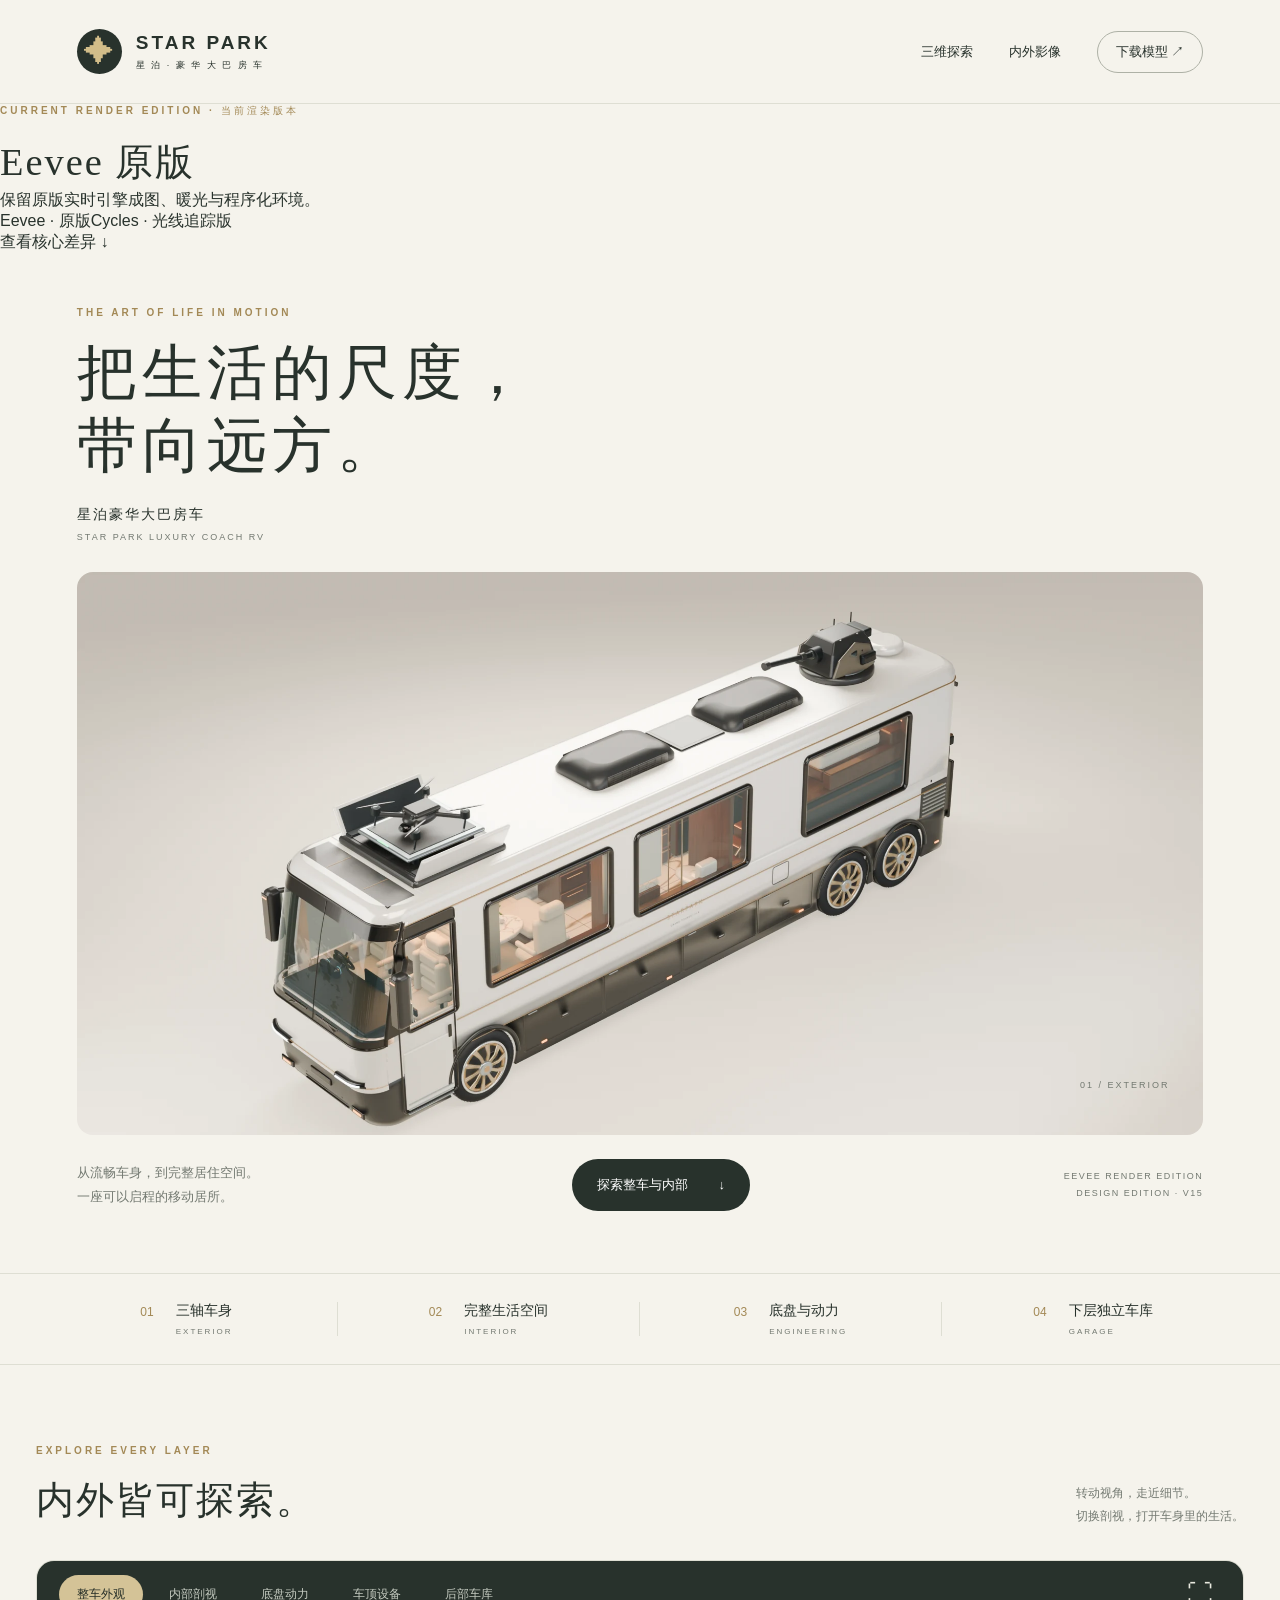
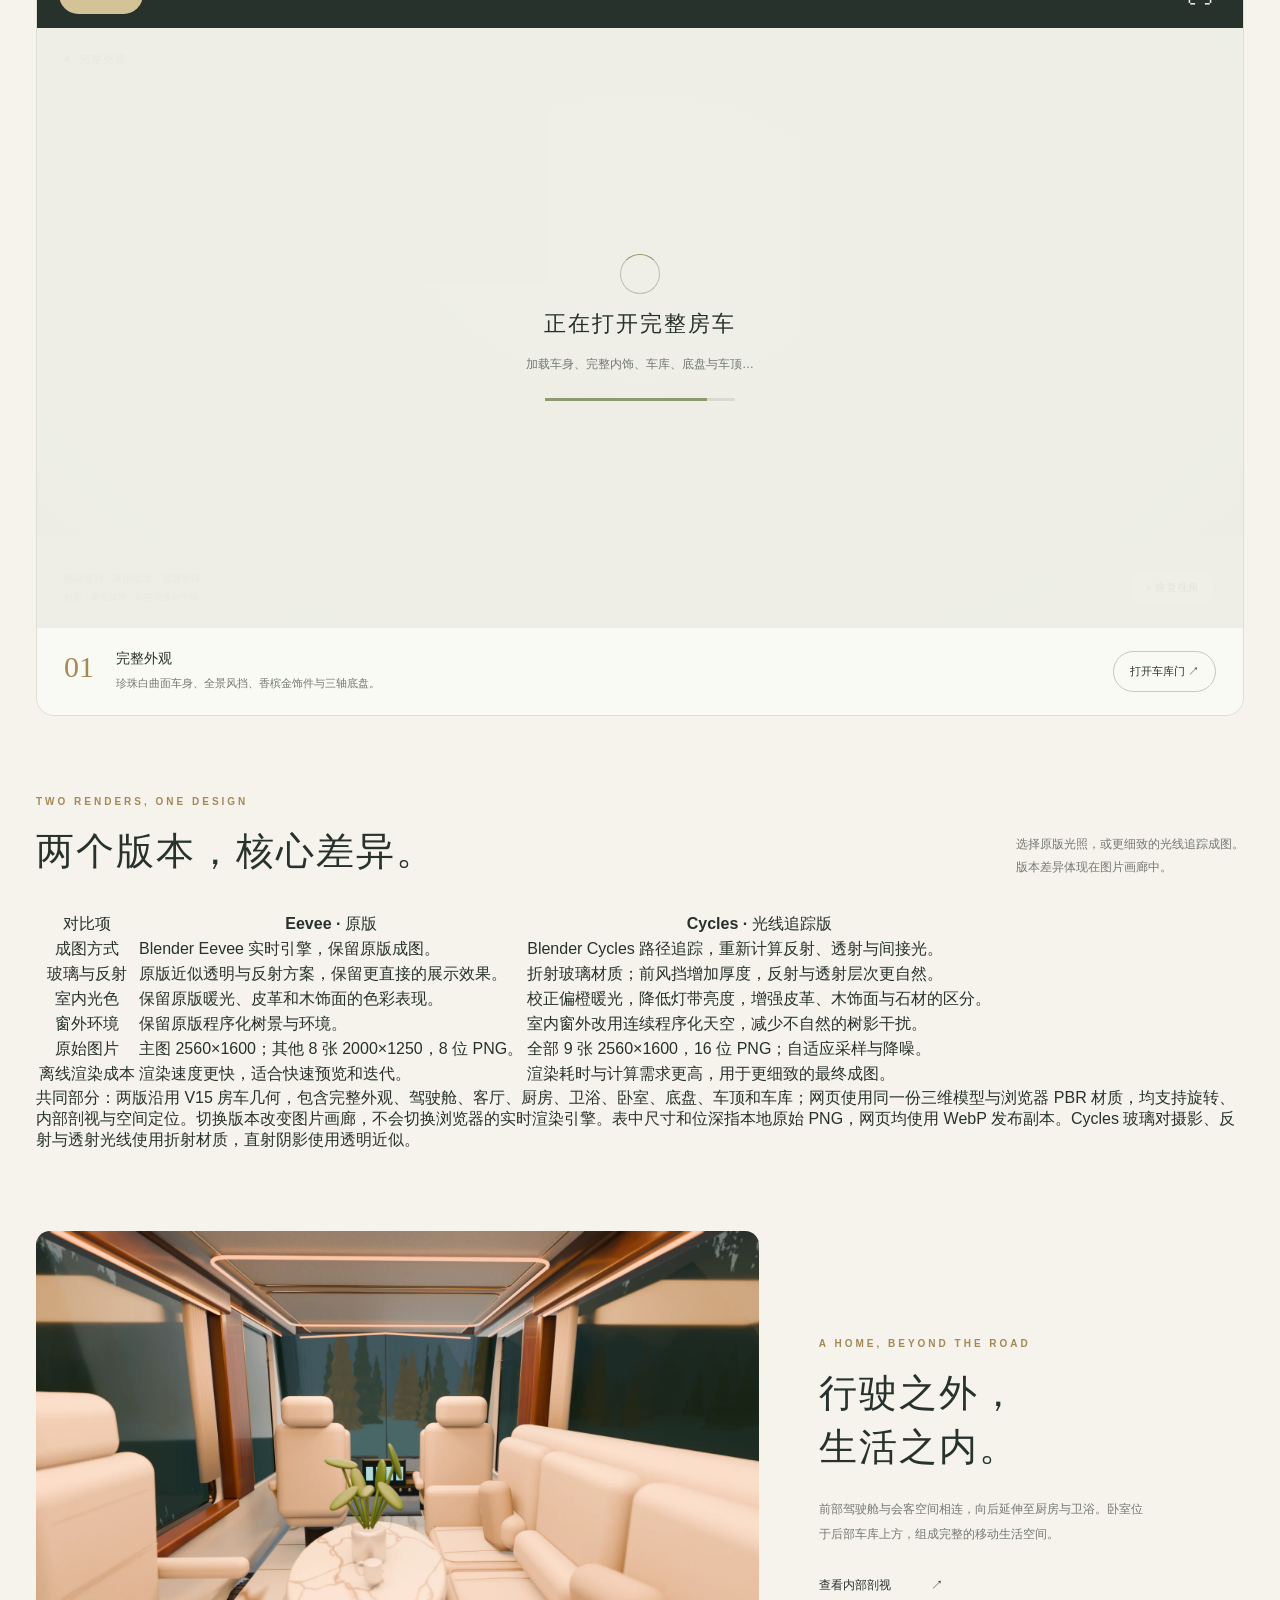
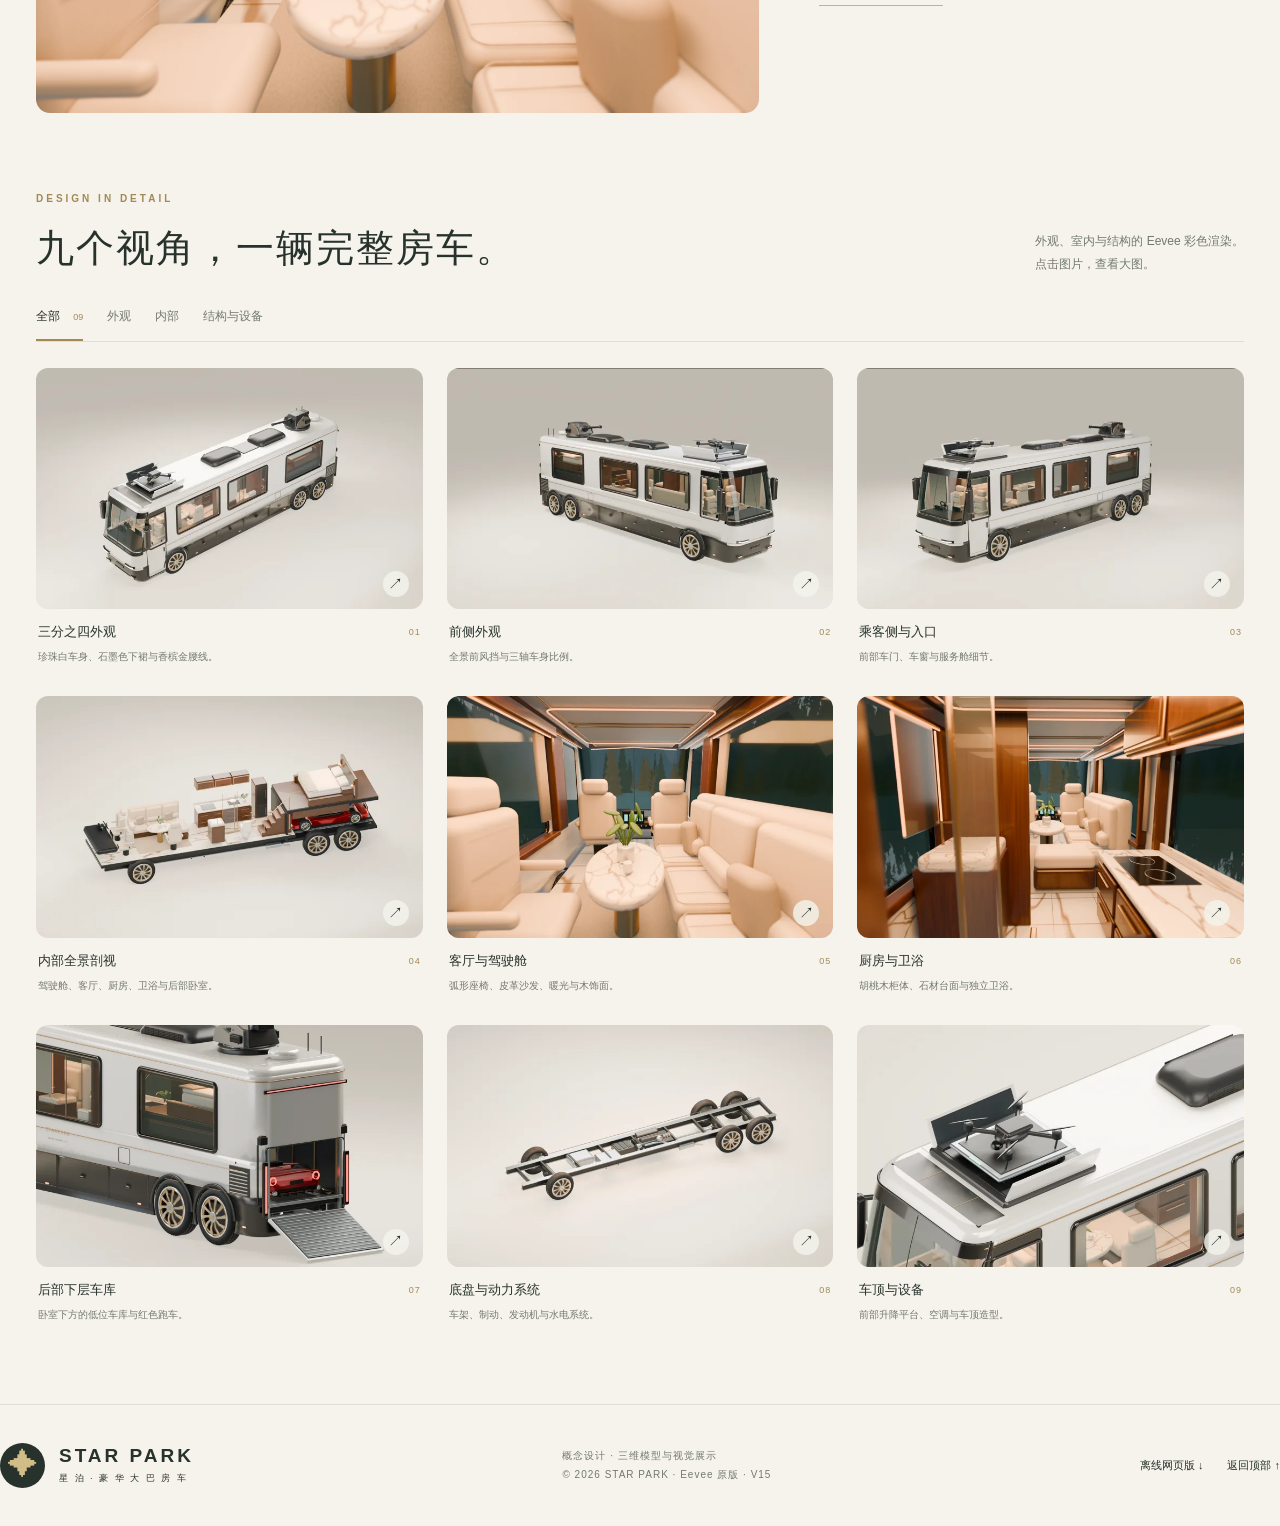
<file: index.html>
<!doctype html>
<html lang="zh-CN">
<head>
  <meta charset="utf-8">
  <meta name="viewport" content="width=device-width,initial-scale=1">
  <meta name="theme-color" content="#f5f3ec">
  <meta name="description" content="星泊豪华大巴房车：探索珍珠白三轴车身、完整居住空间、底盘、车顶和后部车库。可交互的三维模型与彩色渲染图。">
  <title>STAR PARK 星泊 · Eevee 原版</title>
  <link rel="icon" href="data:image/svg+xml,%3Csvg xmlns='http://www.w3.org/2000/svg' viewBox='0 0 64 64'%3E%3Crect width='64' height='64' rx='16' fill='%232c332d'/%3E%3Cpath d='M32 8l5 19 19 5-19 5-5 19-5-19-19-5 19-5z' fill='%23d3bb83'/%3E%3C/svg%3E">
  <link rel="stylesheet" href="style.css?v=eevee-v15-dual-01">
  <script type="importmap">{"imports":{"three":"./vendor/three.module.min.js"}}</script>
</head>
<body data-render-edition="eevee-v15" data-site-layout="dual-01">
  <header class="header">
    <a class="brand" href="#home" aria-label="星泊首页"><span class="brand-mark">✦</span><span>STAR PARK<small>星 泊 · 豪 华 大 巴 房 车</small></span></a>
    <nav aria-label="主导航"><a href="#explore">三维探索</a><a href="#gallery">内外影像</a><a class="nav-pill" href="assets/starpark.glb" download="StarPark_Exterior_Interior.glb" id="download-model">下载模型 ↗</a></nav>
  </header>
<section class="edition-banner" aria-label="当前渲染版本与版本切换">
      <div><p class="eyebrow">CURRENT RENDER EDITION · 当前渲染版本</p><h2>Eevee 原版</h2><p>保留原版实时引擎成图、暖光与程序化环境。</p></div>
      <div class="edition-navigation"><nav class="edition-tabs" aria-label="切换渲染版本"><a href="./" data-edition-link="eevee" aria-current="page">Eevee · 原版</a><a href="Cycles/" data-edition-link="cycles">Cycles · 光线追踪版</a></nav><a class="edition-differences-link" href="#version-differences">查看核心差异 ↓</a></div>
    </section>
  <main>
    <section class="hero" id="home">
      <div class="hero-heading"><p class="eyebrow">THE ART OF LIFE IN MOTION</p><h1>把生活的尺度，<br>带向远方。</h1><p class="hero-subtitle">星泊豪华大巴房车 <span>STAR PARK LUXURY COACH RV</span></p></div>
      <div class="hero-image"><img src="assets/exterior.webp?v=eevee-v15-dual-01" width="2200" height="1375" alt="星泊豪华大巴房车前侧三分之四彩色渲染，珍珠白车身、香槟金饰件、三轴底盘与车顶设备" fetchpriority="high"><span class="image-index">01 / EXTERIOR</span></div>
      <div class="hero-bottom"><p>从流畅车身，到完整居住空间。<br>一座可以启程的移动居所。</p><a class="primary-button" href="#explore">探索整车与内部 <span>↓</span></a><span class="edition">EEVEE RENDER EDITION<br>DESIGN EDITION · V15</span></div>
    </section>
    <section class="intro-strip" aria-label="空间构成"><div><span>01</span><p>三轴车身<small>EXTERIOR</small></p></div><div><span>02</span><p>完整生活空间<small>INTERIOR</small></p></div><div><span>03</span><p>底盘与动力<small>ENGINEERING</small></p></div><div><span>04</span><p>下层独立车库<small>GARAGE</small></p></div></section>
    <section class="explore section" id="explore">
      <div class="section-head"><div><p class="eyebrow">EXPLORE EVERY LAYER</p><h2>内外皆可探索。</h2></div><p>转动视角，走近细节。<br>切换剖视，打开车身里的生活。</p></div>
      <div class="viewer-card">
        <div class="viewer-toolbar"><div class="mode-tabs" role="group" aria-label="模型展示模式"><button data-mode="full" class="active" aria-pressed="true">整车外观</button><button data-mode="cutaway" aria-pressed="false">内部剖视</button><button data-mode="chassis" aria-pressed="false">底盘动力</button><button data-mode="roof" aria-pressed="false">车顶设备</button><button data-mode="garage" aria-pressed="false">后部车库</button></div><button class="icon-button" id="fullscreen" aria-label="全屏查看" title="全屏查看">⛶</button></div>
        <div class="viewer-stage" id="viewer-stage"><canvas id="model-canvas" aria-label="可旋转和缩放的房车三维模型，包含完整外部和内部结构"></canvas><div class="viewer-badge"><span class="status-dot"></span><span id="view-title">完整外观</span></div><div id="model-labels" class="model-labels"></div><div class="loading" id="loading"><span class="loader-ring"></span><strong id="loading-title">准备三维探索</strong><p id="loading-copy">模型包含车身、内饰和机械结构</p><button class="primary-button" id="load-model">打开三维模型 <span>↗</span></button><div class="loading-track" hidden id="loading-track"><span id="loading-progress"></span></div></div><div class="viewer-bottom"><span>拖动旋转 · 滚轮缩放 · 右键平移<br><small>触屏：单指旋转 · 双指缩放与平移</small></span><button id="reset-view">↺ 恢复视角</button></div></div>
        <div class="tour-bar" id="tour-bar" hidden><span>内部空间</span><button data-tour="all" class="active" aria-pressed="true">全景</button><button data-tour="cockpit" aria-pressed="false">驾驶舱</button><button data-tour="lounge" aria-pressed="false">客厅</button><button data-tour="kitchen" aria-pressed="false">厨房</button><button data-tour="bathroom" aria-pressed="false">卫浴</button><button data-tour="bedroom" aria-pressed="false">卧室</button></div>
        <div class="viewer-caption"><div><span class="caption-number" id="mode-index">01</span><div><h3 id="mode-heading">完整外观</h3><p id="mode-description">珍珠白曲面车身、全景风挡、香槟金饰件与三轴底盘。</p></div></div><button id="hatch-toggle" aria-pressed="false">打开车库门 ↗</button></div>
      </div>
      <noscript><p class="notice">请启用 JavaScript 查看三维模型。下面的彩色渲染图仍可浏览。</p></noscript>
    </section>
<section class="edition-comparison section" id="version-differences" aria-labelledby="differences-heading">
      <div class="section-head"><div><p class="eyebrow">TWO RENDERS, ONE DESIGN</p><h2 id="differences-heading">两个版本，核心差异。</h2></div><p>选择原版光照，或更细致的光线追踪成图。<br>版本差异体现在图片画廊中。</p></div>
      <div class="comparison-table-wrap"><table class="comparison-table" aria-label="Eevee与Cycles版本核心差异"><thead><tr><th scope="col">对比项</th><th scope="col" data-current="true">Eevee · 原版</th><th scope="col" data-current="false">Cycles · 光线追踪版</th></tr></thead><tbody><tr><th scope="row">成图方式</th><td data-current="true">Blender Eevee 实时引擎，保留原版成图。</td><td data-current="false">Blender Cycles 路径追踪，重新计算反射、透射与间接光。</td></tr><tr><th scope="row">玻璃与反射</th><td data-current="true">原版近似透明与反射方案，保留更直接的展示效果。</td><td data-current="false">折射玻璃材质；前风挡增加厚度，反射与透射层次更自然。</td></tr><tr><th scope="row">室内光色</th><td data-current="true">保留原版暖光、皮革和木饰面的色彩表现。</td><td data-current="false">校正偏橙暖光，降低灯带亮度，增强皮革、木饰面与石材的区分。</td></tr><tr><th scope="row">窗外环境</th><td data-current="true">保留原版程序化树景与环境。</td><td data-current="false">室内窗外改用连续程序化天空，减少不自然的树影干扰。</td></tr><tr><th scope="row">原始图片</th><td data-current="true">主图 2560×1600；其他 8 张 2000×1250，8 位 PNG。</td><td data-current="false">全部 9 张 2560×1600，16 位 PNG；自适应采样与降噪。</td></tr><tr><th scope="row">离线渲染成本</th><td data-current="true">渲染速度更快，适合快速预览和迭代。</td><td data-current="false">渲染耗时与计算需求更高，用于更细致的最终成图。</td></tr></tbody></table></div>
      <p class="comparison-note">共同部分：两版沿用 V15 房车几何，包含完整外观、驾驶舱、客厅、厨房、卫浴、卧室、底盘、车顶和车库；网页使用同一份三维模型与浏览器 PBR 材质，均支持旋转、内部剖视与空间定位。切换版本改变图片画廊，不会切换浏览器的实时渲染引擎。表中尺寸和位深指本地原始 PNG，网页均使用 WebP 发布副本。Cycles 玻璃对摄影、反射与透射光线使用折射材质，直射阴影使用透明近似。</p>
    </section>
    <section class="living section" id="living"><div class="living-image"><img src="assets/lounge.webp?v=eevee-v15-dual-01" width="2000" height="1250" alt="车内客厅与驾驶舱，皮革沙发、暖光、胡桃木饰面与全景前风挡" loading="lazy"></div><div class="living-copy"><p class="eyebrow">A HOME, BEYOND THE ROAD</p><h2>行驶之外，<br>生活之内。</h2><p>前部驾驶舱与会客空间相连，向后延伸至厨房与卫浴。卧室位于后部车库上方，组成完整的移动生活空间。</p><a href="#explore" id="jump-interior">查看内部剖视 <span>↗</span></a></div></section>
    <section class="gallery section" id="gallery"><div class="section-head"><div><p class="eyebrow">DESIGN IN DETAIL</p><h2>九个视角，一辆完整房车。</h2></div><p>外观、室内与结构的 Eevee 彩色渲染。<br>点击图片，查看大图。</p></div><div class="gallery-filters" role="group" aria-label="渲染图筛选"><button data-filter="all" class="active" aria-pressed="true">全部 <span>09</span></button><button data-filter="exterior" aria-pressed="false">外观</button><button data-filter="interior" aria-pressed="false">内部</button><button data-filter="structure" aria-pressed="false">结构与设备</button></div><div class="gallery-grid" id="gallery-grid"></div></section>
  </main>
  <footer><a class="brand" href="#home"><span class="brand-mark">✦</span><span>STAR PARK<small>星 泊 · 豪 华 大 巴 房 车</small></span></a><p>概念设计 · 三维模型与视觉展示<br>© 2026 STAR PARK · Eevee 原版 · V15</p><div class="footer-links"><a href="standalone.html" download="星泊房车_Eevee_独立版.html" id="download-offline">离线网页版 ↓</a><a href="#home">返回顶部 ↑</a></div></footer>
  <dialog id="lightbox" aria-label="渲染图大图预览"><button id="close-lightbox" aria-label="关闭大图">×</button><button id="previous-image" aria-label="上一张">‹</button><figure><img id="lightbox-image" alt=""><figcaption><div><strong id="lightbox-title"></strong><p id="lightbox-description"></p></div><a id="download-image" download>保存图片 ↓</a></figcaption></figure><button id="next-image" aria-label="下一张">›</button><span id="lightbox-counter"></span></dialog>
  <script id="gallery-data" type="application/json">[{"id":"exterior","title":"三分之四外观","description":"珍珠白车身、石墨色下裙与香槟金腰线。","category":"exterior"},{"id":"reference","title":"前侧外观","description":"全景前风挡与三轴车身比例。","category":"exterior"},{"id":"entrance","title":"乘客侧与入口","description":"前部车门、车窗与服务舱细节。","category":"exterior"},{"id":"cutaway","title":"内部全景剖视","description":"驾驶舱、客厅、厨房、卫浴与后部卧室。","category":"interior"},{"id":"lounge","title":"客厅与驾驶舱","description":"弧形座椅、皮革沙发、暖光与木饰面。","category":"interior"},{"id":"kitchen","title":"厨房与卫浴","description":"胡桃木柜体、石材台面与独立卫浴。","category":"interior"},{"id":"garage","title":"后部下层车库","description":"卧室下方的低位车库与红色跑车。","category":"structure"},{"id":"chassis","title":"底盘与动力系统","description":"车架、制动、发动机与水电系统。","category":"structure"},{"id":"roof","title":"车顶与设备","description":"前部升降平台、空调与车顶造型。","category":"structure"}]</script>
  <script type="module" src="viewer.js?v=eevee-v15-dual-01"></script>
</body>
</html>
</file>
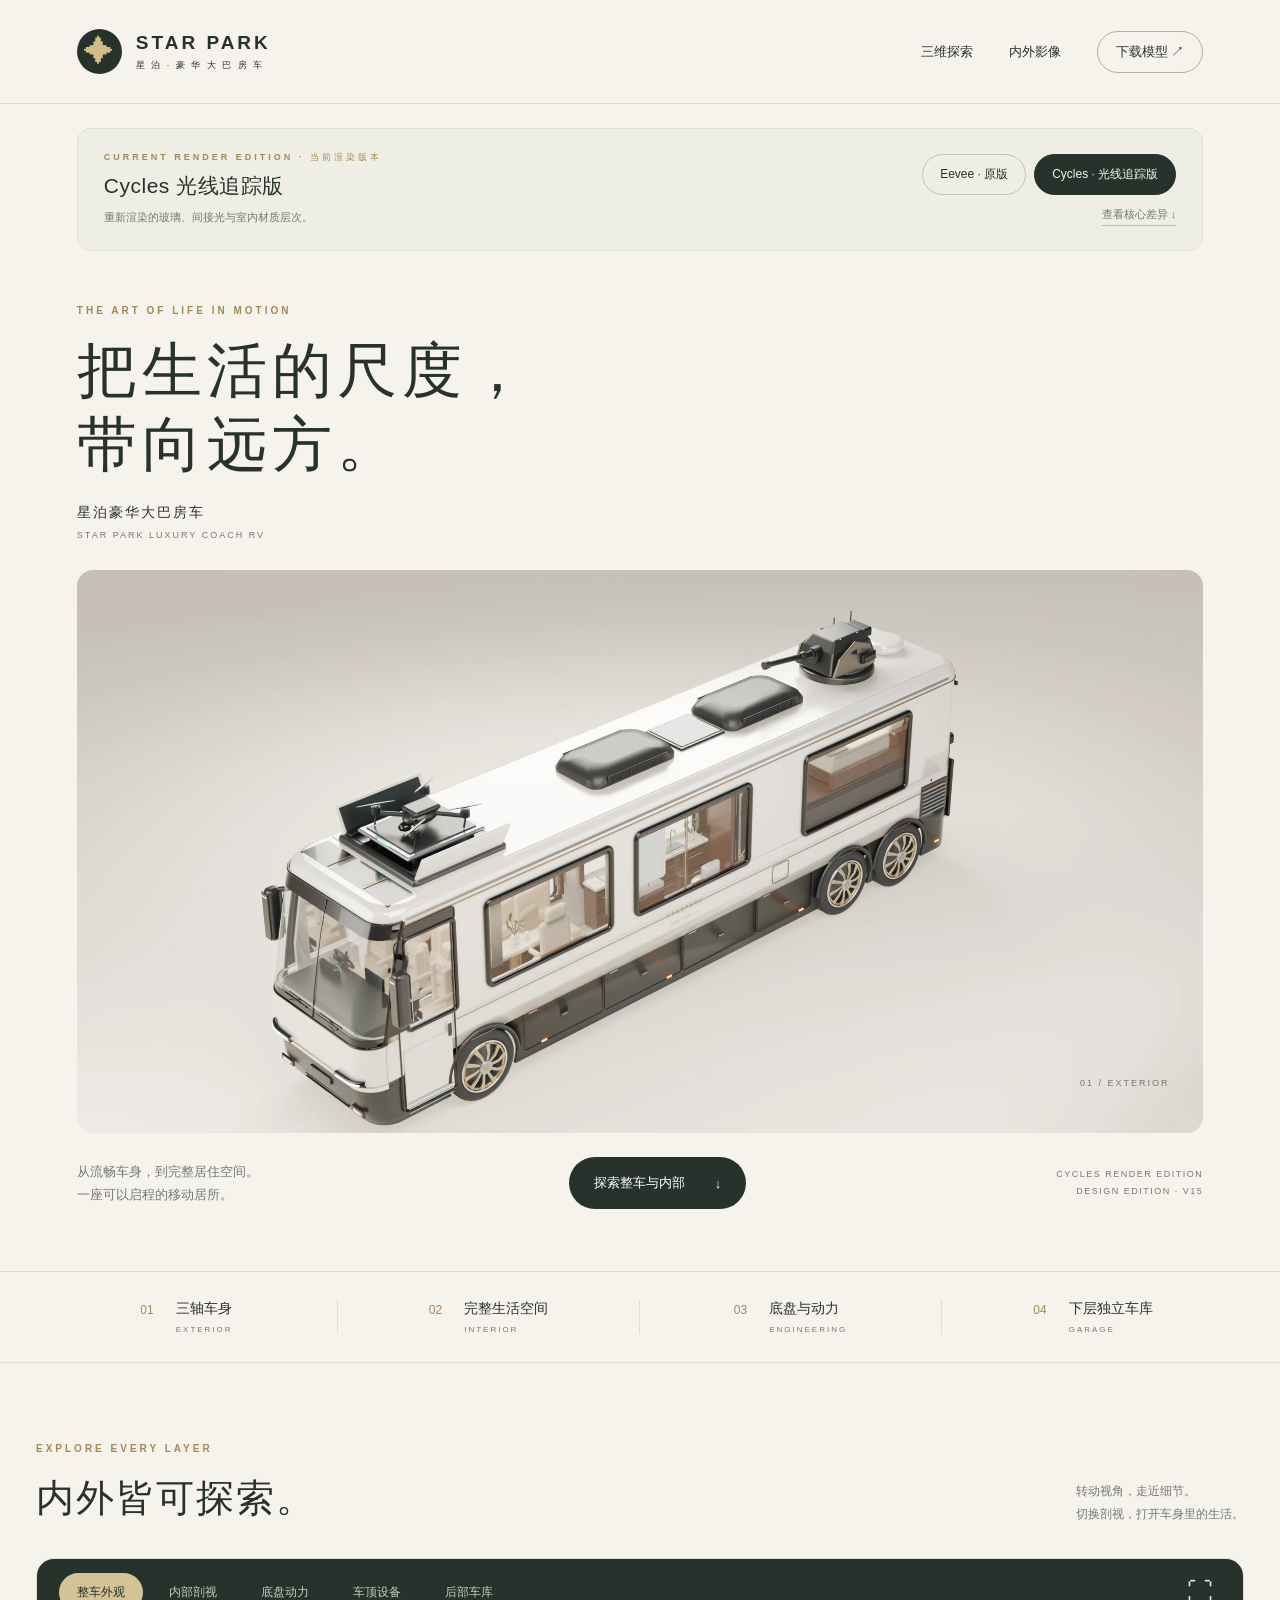
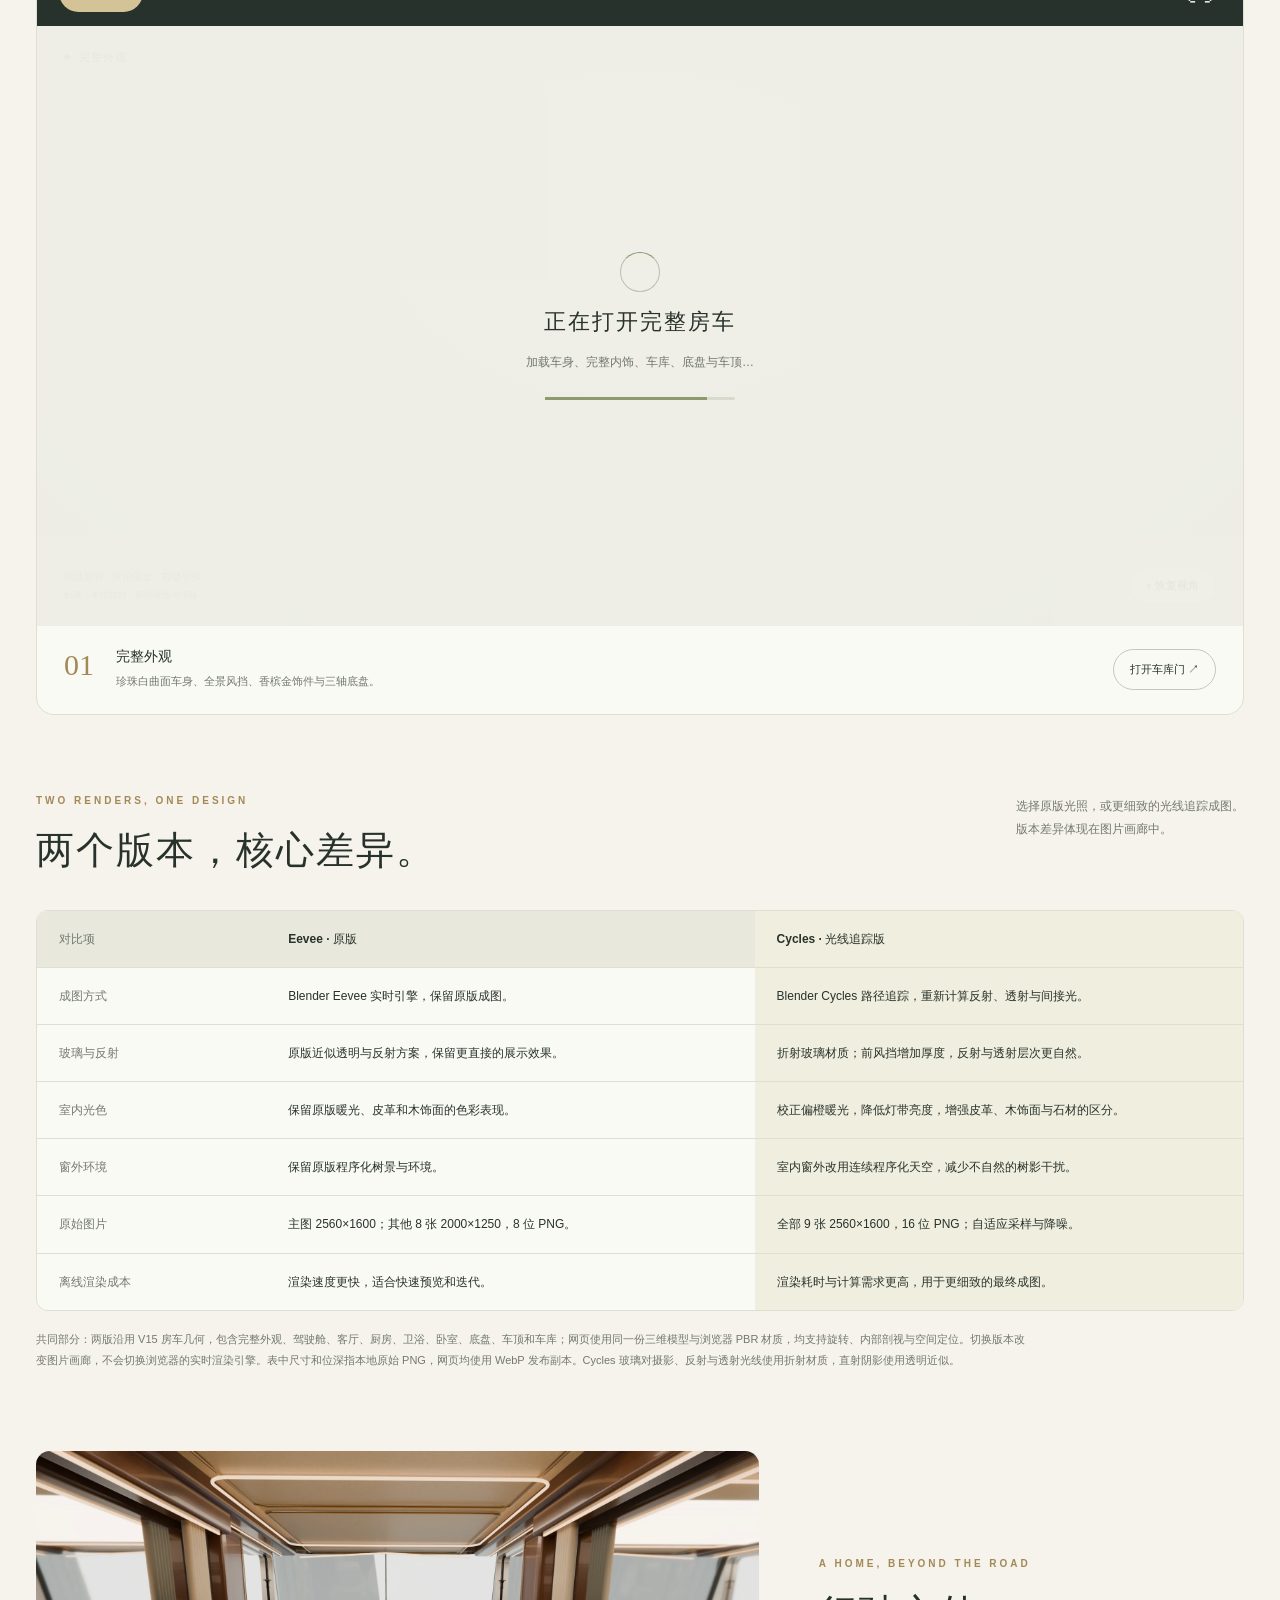
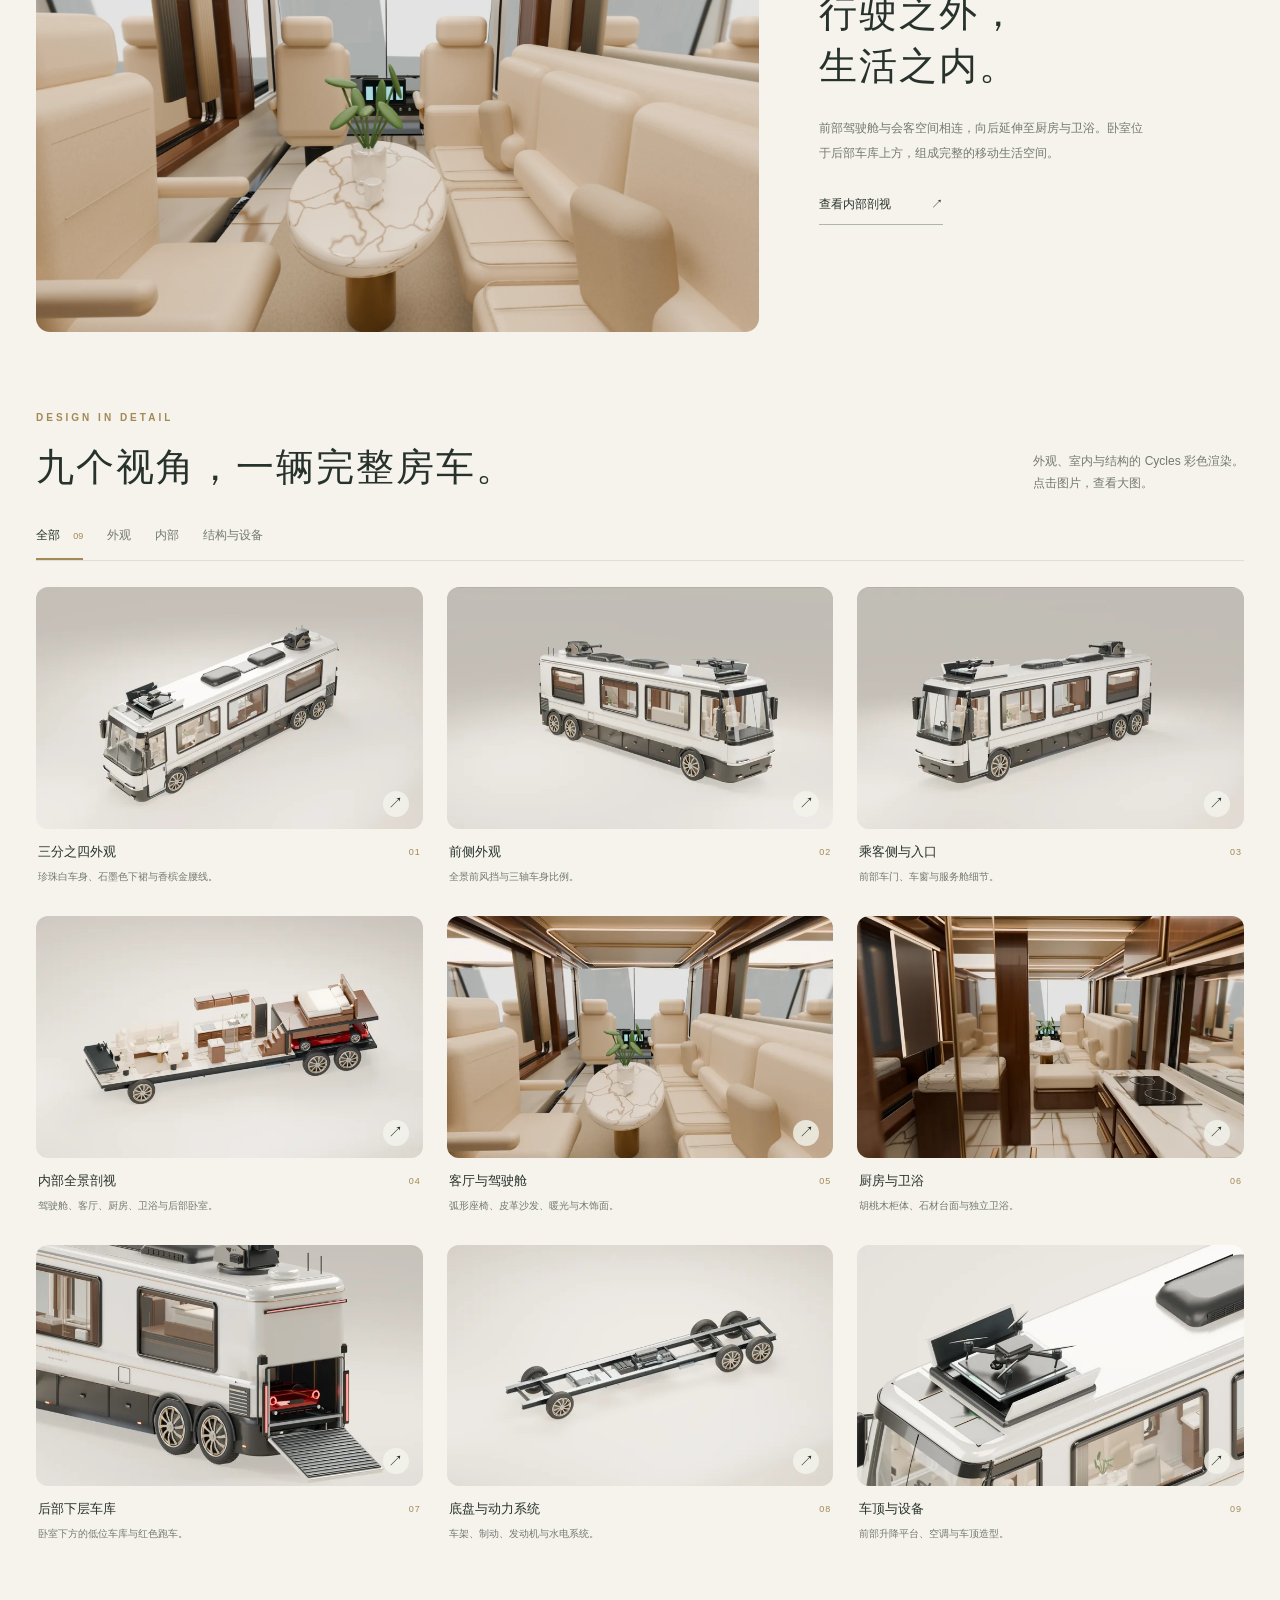
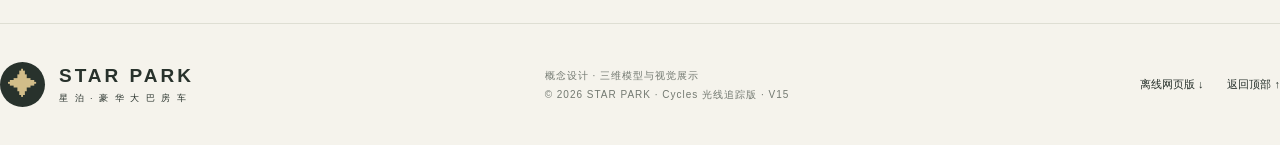
<file: Cycles/index.html>
<!doctype html>
<html lang="zh-CN">
<head>
  <meta charset="utf-8">
  <meta name="viewport" content="width=device-width,initial-scale=1">
  <meta name="theme-color" content="#f5f3ec">
  <meta name="description" content="星泊豪华大巴房车：探索珍珠白三轴车身、完整居住空间、底盘、车顶和后部车库。可交互的三维模型与彩色渲染图。">
  <title>STAR PARK 星泊 · Cycles 光线追踪版</title>
  <link rel="icon" href="data:image/svg+xml,%3Csvg xmlns='http://www.w3.org/2000/svg' viewBox='0 0 64 64'%3E%3Crect width='64' height='64' rx='16' fill='%232c332d'/%3E%3Cpath d='M32 8l5 19 19 5-19 5-5 19-5-19-19-5 19-5z' fill='%23d3bb83'/%3E%3C/svg%3E">
  <link rel="stylesheet" href="style.css?v=cycles-01-dual-01">
  <script type="importmap">{"imports":{"three":"./vendor/three.module.min.js"}}</script>
</head>
<body data-render-edition="cycles-01" data-site-layout="dual-01">
  <header class="header">
    <a class="brand" href="#home" aria-label="星泊首页"><span class="brand-mark">✦</span><span>STAR PARK<small>星 泊 · 豪 华 大 巴 房 车</small></span></a>
    <nav aria-label="主导航"><a href="#explore">三维探索</a><a href="#gallery">内外影像</a><a class="nav-pill" href="assets/starpark.glb" download="StarPark_Exterior_Interior.glb" id="download-model">下载模型 ↗</a></nav>
  </header>
<section class="edition-banner" aria-label="当前渲染版本与版本切换">
      <div><p class="eyebrow">CURRENT RENDER EDITION · 当前渲染版本</p><h2>Cycles 光线追踪版</h2><p>重新渲染的玻璃、间接光与室内材质层次。</p></div>
      <div class="edition-navigation"><nav class="edition-tabs" aria-label="切换渲染版本"><a href="../" data-edition-link="eevee">Eevee · 原版</a><a href="./" data-edition-link="cycles" aria-current="page">Cycles · 光线追踪版</a></nav><a class="edition-differences-link" href="#version-differences">查看核心差异 ↓</a></div>
    </section>
  <main>
    <section class="hero" id="home">
      <div class="hero-heading"><p class="eyebrow">THE ART OF LIFE IN MOTION</p><h1>把生活的尺度，<br>带向远方。</h1><p class="hero-subtitle">星泊豪华大巴房车 <span>STAR PARK LUXURY COACH RV</span></p></div>
      <div class="hero-image"><img src="assets/exterior.webp?v=cycles-01-dual-01" width="2200" height="1375" alt="星泊豪华大巴房车前侧三分之四彩色渲染，珍珠白车身、香槟金饰件、三轴底盘与车顶设备" fetchpriority="high"><span class="image-index">01 / EXTERIOR</span></div>
      <div class="hero-bottom"><p>从流畅车身，到完整居住空间。<br>一座可以启程的移动居所。</p><a class="primary-button" href="#explore">探索整车与内部 <span>↓</span></a><span class="edition">CYCLES RENDER EDITION<br>DESIGN EDITION · V15</span></div>
    </section>
    <section class="intro-strip" aria-label="空间构成"><div><span>01</span><p>三轴车身<small>EXTERIOR</small></p></div><div><span>02</span><p>完整生活空间<small>INTERIOR</small></p></div><div><span>03</span><p>底盘与动力<small>ENGINEERING</small></p></div><div><span>04</span><p>下层独立车库<small>GARAGE</small></p></div></section>
    <section class="explore section" id="explore">
      <div class="section-head"><div><p class="eyebrow">EXPLORE EVERY LAYER</p><h2>内外皆可探索。</h2></div><p>转动视角，走近细节。<br>切换剖视，打开车身里的生活。</p></div>
      <div class="viewer-card">
        <div class="viewer-toolbar"><div class="mode-tabs" role="group" aria-label="模型展示模式"><button data-mode="full" class="active" aria-pressed="true">整车外观</button><button data-mode="cutaway" aria-pressed="false">内部剖视</button><button data-mode="chassis" aria-pressed="false">底盘动力</button><button data-mode="roof" aria-pressed="false">车顶设备</button><button data-mode="garage" aria-pressed="false">后部车库</button></div><button class="icon-button" id="fullscreen" aria-label="全屏查看" title="全屏查看">⛶</button></div>
        <div class="viewer-stage" id="viewer-stage"><canvas id="model-canvas" aria-label="可旋转和缩放的房车三维模型，包含完整外部和内部结构"></canvas><div class="viewer-badge"><span class="status-dot"></span><span id="view-title">完整外观</span></div><div id="model-labels" class="model-labels"></div><div class="loading" id="loading"><span class="loader-ring"></span><strong id="loading-title">准备三维探索</strong><p id="loading-copy">模型包含车身、内饰和机械结构</p><button class="primary-button" id="load-model">打开三维模型 <span>↗</span></button><div class="loading-track" hidden id="loading-track"><span id="loading-progress"></span></div></div><div class="viewer-bottom"><span>拖动旋转 · 滚轮缩放 · 右键平移<br><small>触屏：单指旋转 · 双指缩放与平移</small></span><button id="reset-view">↺ 恢复视角</button></div></div>
        <div class="tour-bar" id="tour-bar" hidden><span>内部空间</span><button data-tour="all" class="active" aria-pressed="true">全景</button><button data-tour="cockpit" aria-pressed="false">驾驶舱</button><button data-tour="lounge" aria-pressed="false">客厅</button><button data-tour="kitchen" aria-pressed="false">厨房</button><button data-tour="bathroom" aria-pressed="false">卫浴</button><button data-tour="bedroom" aria-pressed="false">卧室</button></div>
        <div class="viewer-caption"><div><span class="caption-number" id="mode-index">01</span><div><h3 id="mode-heading">完整外观</h3><p id="mode-description">珍珠白曲面车身、全景风挡、香槟金饰件与三轴底盘。</p></div></div><button id="hatch-toggle" aria-pressed="false">打开车库门 ↗</button></div>
      </div>
      <noscript><p class="notice">请启用 JavaScript 查看三维模型。下面的彩色渲染图仍可浏览。</p></noscript>
    </section>
<section class="edition-comparison section" id="version-differences" aria-labelledby="differences-heading">
      <div class="section-head"><div><p class="eyebrow">TWO RENDERS, ONE DESIGN</p><h2 id="differences-heading">两个版本，核心差异。</h2></div><p>选择原版光照，或更细致的光线追踪成图。<br>版本差异体现在图片画廊中。</p></div>
      <div class="comparison-table-wrap"><table class="comparison-table" aria-label="Eevee与Cycles版本核心差异"><thead><tr><th scope="col">对比项</th><th scope="col" data-current="false">Eevee · 原版</th><th scope="col" data-current="true">Cycles · 光线追踪版</th></tr></thead><tbody><tr><th scope="row">成图方式</th><td data-current="false">Blender Eevee 实时引擎，保留原版成图。</td><td data-current="true">Blender Cycles 路径追踪，重新计算反射、透射与间接光。</td></tr><tr><th scope="row">玻璃与反射</th><td data-current="false">原版近似透明与反射方案，保留更直接的展示效果。</td><td data-current="true">折射玻璃材质；前风挡增加厚度，反射与透射层次更自然。</td></tr><tr><th scope="row">室内光色</th><td data-current="false">保留原版暖光、皮革和木饰面的色彩表现。</td><td data-current="true">校正偏橙暖光，降低灯带亮度，增强皮革、木饰面与石材的区分。</td></tr><tr><th scope="row">窗外环境</th><td data-current="false">保留原版程序化树景与环境。</td><td data-current="true">室内窗外改用连续程序化天空，减少不自然的树影干扰。</td></tr><tr><th scope="row">原始图片</th><td data-current="false">主图 2560×1600；其他 8 张 2000×1250，8 位 PNG。</td><td data-current="true">全部 9 张 2560×1600，16 位 PNG；自适应采样与降噪。</td></tr><tr><th scope="row">离线渲染成本</th><td data-current="false">渲染速度更快，适合快速预览和迭代。</td><td data-current="true">渲染耗时与计算需求更高，用于更细致的最终成图。</td></tr></tbody></table></div>
      <p class="comparison-note">共同部分：两版沿用 V15 房车几何，包含完整外观、驾驶舱、客厅、厨房、卫浴、卧室、底盘、车顶和车库；网页使用同一份三维模型与浏览器 PBR 材质，均支持旋转、内部剖视与空间定位。切换版本改变图片画廊，不会切换浏览器的实时渲染引擎。表中尺寸和位深指本地原始 PNG，网页均使用 WebP 发布副本。Cycles 玻璃对摄影、反射与透射光线使用折射材质，直射阴影使用透明近似。</p>
    </section>
    <section class="living section" id="living"><div class="living-image"><img src="assets/lounge.webp?v=cycles-01-dual-01" width="2000" height="1250" alt="车内客厅与驾驶舱，皮革沙发、暖光、胡桃木饰面与全景前风挡" loading="lazy"></div><div class="living-copy"><p class="eyebrow">A HOME, BEYOND THE ROAD</p><h2>行驶之外，<br>生活之内。</h2><p>前部驾驶舱与会客空间相连，向后延伸至厨房与卫浴。卧室位于后部车库上方，组成完整的移动生活空间。</p><a href="#explore" id="jump-interior">查看内部剖视 <span>↗</span></a></div></section>
    <section class="gallery section" id="gallery"><div class="section-head"><div><p class="eyebrow">DESIGN IN DETAIL</p><h2>九个视角，一辆完整房车。</h2></div><p>外观、室内与结构的 Cycles 彩色渲染。<br>点击图片，查看大图。</p></div><div class="gallery-filters" role="group" aria-label="渲染图筛选"><button data-filter="all" class="active" aria-pressed="true">全部 <span>09</span></button><button data-filter="exterior" aria-pressed="false">外观</button><button data-filter="interior" aria-pressed="false">内部</button><button data-filter="structure" aria-pressed="false">结构与设备</button></div><div class="gallery-grid" id="gallery-grid"></div></section>
  </main>
  <footer><a class="brand" href="#home"><span class="brand-mark">✦</span><span>STAR PARK<small>星 泊 · 豪 华 大 巴 房 车</small></span></a><p>概念设计 · 三维模型与视觉展示<br>© 2026 STAR PARK · Cycles 光线追踪版 · V15</p><div class="footer-links"><a href="standalone.html" download="星泊房车_Cycles_独立版.html" id="download-offline">离线网页版 ↓</a><a href="#home">返回顶部 ↑</a></div></footer>
  <dialog id="lightbox" aria-label="渲染图大图预览"><button id="close-lightbox" aria-label="关闭大图">×</button><button id="previous-image" aria-label="上一张">‹</button><figure><img id="lightbox-image" alt=""><figcaption><div><strong id="lightbox-title"></strong><p id="lightbox-description"></p></div><a id="download-image" download>保存图片 ↓</a></figcaption></figure><button id="next-image" aria-label="下一张">›</button><span id="lightbox-counter"></span></dialog>
  <script id="gallery-data" type="application/json">[{"id":"exterior","title":"三分之四外观","description":"珍珠白车身、石墨色下裙与香槟金腰线。","category":"exterior"},{"id":"reference","title":"前侧外观","description":"全景前风挡与三轴车身比例。","category":"exterior"},{"id":"entrance","title":"乘客侧与入口","description":"前部车门、车窗与服务舱细节。","category":"exterior"},{"id":"cutaway","title":"内部全景剖视","description":"驾驶舱、客厅、厨房、卫浴与后部卧室。","category":"interior"},{"id":"lounge","title":"客厅与驾驶舱","description":"弧形座椅、皮革沙发、暖光与木饰面。","category":"interior"},{"id":"kitchen","title":"厨房与卫浴","description":"胡桃木柜体、石材台面与独立卫浴。","category":"interior"},{"id":"garage","title":"后部下层车库","description":"卧室下方的低位车库与红色跑车。","category":"structure"},{"id":"chassis","title":"底盘与动力系统","description":"车架、制动、发动机与水电系统。","category":"structure"},{"id":"roof","title":"车顶与设备","description":"前部升降平台、空调与车顶造型。","category":"structure"}]</script>
  <script type="module" src="viewer.js?v=cycles-01-dual-01"></script>
</body>
</html>
</file>
<file: style.css>
:root{--paper:#f5f3ec;--ink:#28322c;--muted:#737971;--gold:#a38956;--line:#deded3;--white:#fff;--radius:18px;font-family:"Segoe UI","Microsoft YaHei","PingFang SC",sans-serif;color:var(--ink);background:var(--paper);font-synthesis:none}*{box-sizing:border-box}html{scroll-behavior:smooth;scroll-padding-top:92px}body{margin:0}button,a{-webkit-tap-highlight-color:transparent}a{color:inherit;text-decoration:none}button{font:inherit;color:inherit;cursor:pointer}button:focus-visible,a:focus-visible{outline:3px solid #b49960;outline-offset:5px}button{border:0;background:none}img{display:block;width:100%;height:auto}p,h1,h2,h3{margin:0}button[hidden],div[hidden]{display:none!important}.header{display:flex;align-items:center;justify-content:space-between;height:104px;margin:auto;padding:0 6%;border-bottom:1px solid var(--line);max-width:1680px}.brand{display:flex;align-items:center;gap:14px;font-size:19px;font-weight:650;letter-spacing:3px}.brand-mark{display:grid;place-items:center;background:var(--ink);color:#d2bd89;border-radius:50%;width:45px;height:45px;font-size:30px;letter-spacing:0}.brand small{display:block;font-size:9px;font-weight:400;letter-spacing:2px;margin-top:5px}.header nav{display:flex;align-items:center;gap:36px;font-size:13px}.nav-pill{border:1px solid #aeb1a6;border-radius:30px;padding:11px 18px}.hero{max-width:1560px;padding:54px 6% 32px;margin:auto}.eyebrow{letter-spacing:3px;font-size:10px;color:var(--gold);font-weight:600;margin-bottom:18px}h1{font-family:"SimSun","Songti SC",serif;font-size:clamp(38px,4.7vw,68px);font-weight:400;letter-spacing:5px;line-height:1.22}.hero-heading{position:relative;z-index:1}.hero-subtitle{margin-top:23px;font-size:14px;letter-spacing:2px}.hero-subtitle span{display:block;margin-top:8px;font-size:9px;color:var(--muted);letter-spacing:2px}.hero-image{position:relative;margin-top:-134px;width:88%;margin-left:12%}.hero-image img{mix-blend-mode:multiply}.image-index{position:absolute;bottom:8%;right:3%;font-size:9px;color:var(--muted);letter-spacing:2px}.hero-bottom{display:flex;align-items:center;justify-content:space-between;margin-top:-24px;position:relative;gap:20px}.hero-bottom p{font-size:13px;color:var(--muted);line-height:1.8}.primary-button{display:inline-flex;align-items:center;justify-content:space-between;gap:30px;background:var(--ink);color:white;font-size:13px;padding:17px 25px;border-radius:30px;transition:background .2s}.primary-button:hover{background:#475443}.edition{font-size:9px;line-height:1.9;text-align:right;letter-spacing:1.5px;color:var(--muted)}.intro-strip{max-width:1375px;margin:30px auto 0;display:grid;grid-template-columns:repeat(4,1fr);padding:28px 36px;border-top:1px solid var(--line);border-bottom:1px solid var(--line)}.intro-strip>div{display:flex;gap:22px;justify-content:center;border-right:1px solid var(--line)}.intro-strip>div:last-child{border:0}.intro-strip>div>span{font-size:12px;color:var(--gold);padding-top:3px}.intro-strip p{font-size:14px}.intro-strip small{display:block;font-size:8px;letter-spacing:2px;color:var(--muted);margin-top:7px}.section{max-width:1375px;margin:0 auto;padding:80px 36px 0}.section-head{display:flex;align-items:flex-end;justify-content:space-between;margin-bottom:32px;gap:24px}h2{font-family:"SimSun","Songti SC",serif;font-size:clamp(28px,3vw,41px);font-weight:400;letter-spacing:2px;line-height:1.4}.section-head>p{font-size:12px;line-height:1.9;color:var(--muted)}.viewer-card{border:1px solid var(--line);border-radius:var(--radius);overflow:hidden;background:#e9e9e0}.viewer-toolbar{display:flex;justify-content:space-between;align-items:center;padding:14px 22px;background:var(--ink);color:#e8e9df;gap:12px}.mode-tabs{display:flex;gap:8px;overflow-x:auto}.mode-tabs button{white-space:nowrap;font-size:12px;padding:11px 18px;border-radius:24px;color:#c4cac0}.mode-tabs button.active{color:#252e27;background:#d4c397}.icon-button{font-size:26px;padding:0 8px}.viewer-stage{position:relative;height:600px;background:radial-gradient(ellipse at 50% 35%,#f3f3ec,#dedfd4);overflow:hidden}.viewer-stage canvas{display:block;width:100%;height:100%;touch-action:none;outline:none}.viewer-badge{position:absolute;top:24px;left:27px;display:flex;gap:9px;align-items:center;font-size:11px;letter-spacing:1px;color:#505b50;pointer-events:none}.status-dot{width:6px;height:6px;border-radius:100%;background:#81916b}.viewer-bottom{position:absolute;bottom:22px;left:27px;right:27px;display:flex;justify-content:space-between;align-items:flex-end;pointer-events:none}.viewer-bottom>span{font-size:10px;color:#747b71;line-height:1.8}.viewer-bottom small{font-size:9px}.viewer-bottom button{pointer-events:auto;background:#f7f7eecc;border:1px solid #cfd3c6;border-radius:20px;font-size:11px;padding:10px 16px}.loading{position:absolute;inset:0;z-index:5;display:flex;flex-direction:column;align-items:center;justify-content:center;background:#efefe7f2;gap:15px;text-align:center;padding:30px}.loading strong{font-size:22px;font-weight:400;letter-spacing:2px}.loading p{font-size:12px;color:var(--muted);max-width:440px;line-height:1.8}.loader-ring{display:block;width:40px;height:40px;border:1px solid #bbbfae;border-top-color:#889b68;border-radius:50%}.loading.busy .loader-ring{animation:spin 1s linear infinite}.loading-track{width:190px;height:3px;background:#d7dacd;margin-top:8px;border-radius:4px}.loading-track>span{display:block;width:0;height:100%;background:#8c9a6e;transition:width .2s}@keyframes spin{to{transform:rotate(360deg)}}.tour-bar{display:flex;align-items:center;gap:7px;border-top:1px solid #d4d6ca;padding:13px 22px;flex-wrap:wrap;background:#ebede2}.tour-bar>span{font-size:10px;color:#737d6f;margin-right:15px}.tour-bar button{font-size:11px;padding:8px 15px;border:1px solid transparent;border-radius:18px}.tour-bar button.active{border-color:#aeb7a2;background:#f8f9f0}.viewer-caption{padding:22px 27px;background:#fafaf5;display:flex;align-items:center;justify-content:space-between;gap:24px}.viewer-caption>div{display:flex;align-items:flex-start;gap:22px}.caption-number{color:var(--gold);font-family:Georgia,serif;font-size:30px;font-weight:400}.viewer-caption h3{font-size:14px;font-weight:500;margin-bottom:6px}.viewer-caption p{font-size:11px;color:var(--muted);line-height:1.8}.viewer-caption>button{white-space:nowrap;font-size:11px;border:1px solid #c5c8bb;border-radius:22px;padding:12px 16px}.viewer-caption>button[aria-pressed=true]{background:var(--ink);color:white}.model-labels{position:absolute;inset:0;pointer-events:none;overflow:hidden}.model-label{position:absolute;pointer-events:auto;transform:translate(-50%,-120%);font-size:10px;white-space:nowrap;background:#f7f8f0e8;border:1px solid #b5bdab;border-radius:20px;padding:6px 12px;box-shadow:0 3px 16px #2134240d}.model-label:after{content:"";position:absolute;bottom:-10px;left:50%;width:1px;height:9px;background:#899678}.living{display:grid;grid-template-columns:1.7fr 1fr;gap:60px;align-items:center}.living-image{border-radius:14px;overflow:hidden}.living-image img{aspect-ratio:1.5;object-fit:cover}.living-copy h2{margin-bottom:22px}.living-copy>p:not(.eyebrow){font-size:12px;line-height:2.1;color:var(--muted);margin-bottom:28px;max-width:330px}.living-copy a{display:inline-flex;gap:40px;border-bottom:1px solid #afb5a7;padding-bottom:11px;font-size:12px}.gallery-filters{display:flex;gap:24px;border-bottom:1px solid var(--line);margin-bottom:26px;overflow:auto}.gallery-filters button{position:relative;padding:0 0 16px;white-space:nowrap;font-size:12px;color:var(--muted)}.gallery-filters button.active{color:var(--ink)}.gallery-filters button.active:after{content:"";height:2px;background:var(--gold);position:absolute;bottom:0;left:0;right:0}.gallery-filters span{font-size:9px;margin-left:10px;color:var(--gold)}.gallery-grid{display:grid;grid-template-columns:repeat(3,1fr);gap:30px 24px}.gallery-card{text-align:left;padding:0}.gallery-card .image-wrap{overflow:hidden;border-radius:12px;position:relative;background:#e7e9df}.gallery-card img{aspect-ratio:1.6;object-fit:cover;transition:transform .4s}.gallery-card:hover img{transform:scale(1.035)}.gallery-card .image-wrap span{position:absolute;right:14px;bottom:12px;background:#f4f5eecc;border-radius:50%;width:26px;height:26px;display:grid;place-items:center;font-size:15px}.gallery-card .card-label{display:flex;justify-content:space-between;align-items:center;margin:14px 2px 7px;font-size:13px}.gallery-card .card-label small{font-size:9px;color:var(--gold);letter-spacing:1px}.gallery-card p{font-size:10px;color:var(--muted);line-height:1.8;margin:0 2px}.gallery-card[hidden]{display:none}footer{max-width:1303px;margin:80px auto 0;padding:38px 0;display:flex;align-items:center;justify-content:space-between;gap:30px;border-top:1px solid var(--line)}footer p{font-size:10px;line-height:1.9;color:var(--muted);letter-spacing:1px}footer>a:last-child{font-size:11px}dialog{width:100vw;max-width:100vw;height:100dvh;max-height:100dvh;border:0;padding:0;background:#20251fec;color:#f8f8ee;overflow:hidden}dialog::backdrop{background:#20251f}dialog[open]{display:flex;align-items:center;justify-content:center}dialog figure{margin:0;width:min(87vw,1500px)}dialog figure img{width:100%;height:calc(100dvh - 160px);object-fit:contain}dialog figcaption{display:flex;justify-content:space-between;padding-top:10px;gap:20px;font-size:12px}dialog figcaption strong{font-size:16px;font-weight:400}dialog figcaption p{font-size:11px;color:#bac3b2;margin-top:8px}dialog figcaption a{align-self:flex-end;font-size:12px}#close-lightbox{position:absolute;right:30px;top:12px;font-size:38px;color:white;z-index:2}#previous-image,#next-image{position:absolute;top:45%;font-size:46px;font-weight:200;color:#e0e6d8}#previous-image{left:18px}#next-image{right:18px}#lightbox-counter{position:absolute;bottom:17px;font-size:10px;color:#b8c0af;letter-spacing:3px}.notice{font-size:12px;padding:18px;color:#6d745d}.viewer-card:fullscreen{display:flex;flex-direction:column;background:#e9e9e0;border-radius:0}.viewer-card:fullscreen .viewer-stage{flex:1;height:auto;min-height:0}.viewer-card:fullscreen .viewer-caption{padding:14px 27px}@media(min-width:1600px){.hero-image{margin-top:-150px}}@media(max-width:1000px){.header{height:90px;padding:0 5%}.header nav{gap:20px}.hero{padding:42px 5% 25px}.hero-image{margin-top:-88px;width:95%;margin-left:5%}.hero-bottom{margin-top:0}.edition{display:none}.intro-strip{margin:25px 5% 0;padding:24px 10px}.intro-strip>div{gap:12px}.section{padding:65px 5% 0}.viewer-stage{height:510px}.living{gap:35px;grid-template-columns:1.35fr 1fr}.mode-tabs button{padding:10px 12px}.gallery-grid{gap:26px 16px}footer{margin:65px 5% 0}.brand{font-size:17px;letter-spacing:2px}}
@media(max-width:650px){html{scroll-padding-top:25px}.header{height:80px}.brand{font-size:14px;gap:9px}.brand-mark{width:34px;height:34px;font-size:25px}.brand small{font-size:7px;letter-spacing:1px}.header nav{gap:14px;font-size:10px}.header nav .nav-pill{display:none}.hero{padding-top:35px}.eyebrow{font-size:8px;letter-spacing:2px;margin-bottom:14px}h1{font-size:39px;letter-spacing:3px}.hero-subtitle{font-size:12px;margin-top:17px}.hero-subtitle span{font-size:8px}.hero-image{margin-top:12px;width:112%;margin-left:-6%}.image-index{right:8%;bottom:5%;font-size:8px}.hero-bottom{align-items:center;gap:12px}.hero-bottom p{font-size:10px;line-height:1.9}.primary-button{padding:13px 17px;font-size:11px;gap:15px}.intro-strip{grid-template-columns:repeat(2,1fr);gap:22px;padding:24px 4px}.intro-strip>div{justify-content:flex-start;padding-left:12px;gap:13px}.intro-strip>div:nth-child(2){border:0}.intro-strip p{font-size:12px}.intro-strip small{font-size:7px}.section{padding-top:48px}.section-head{align-items:flex-start;margin-bottom:23px;gap:15px}.section-head>p{font-size:10px;max-width:140px;line-height:1.8}h2{font-size:27px;letter-spacing:1px}.viewer-toolbar{padding:12px 9px;gap:2px}.mode-tabs{gap:1px}.mode-tabs button{font-size:10px;padding:8px 10px}.icon-button{padding:0 4px;font-size:22px}.viewer-stage{height:410px}.viewer-badge{left:15px;top:17px;font-size:10px}.viewer-bottom{bottom:15px;left:15px;right:15px}.viewer-bottom>span{font-size:8px;line-height:1.8}.viewer-bottom small{font-size:7px}.viewer-bottom button{padding:8px 11px;font-size:9px}.tour-bar{padding:10px 12px;gap:2px}.tour-bar>span{margin-right:5px;font-size:9px}.tour-bar button{font-size:9px;padding:6px 10px}.viewer-caption{padding:18px 15px;gap:12px}.viewer-caption>div{gap:12px}.caption-number{font-size:24px}.viewer-caption h3{font-size:12px}.viewer-caption p{font-size:9px;line-height:1.8}.viewer-caption>button{font-size:9px;padding:9px 11px}.living{display:flex;flex-direction:column;gap:27px;align-items:stretch}.living-image img{aspect-ratio:1.6}.living-copy h2 br{display:none}.living-copy h2{margin-bottom:14px}.living-copy>p:not(.eyebrow){max-width:100%;font-size:11px;margin-bottom:20px}.living-copy a{font-size:11px;gap:25px}.gallery .section-head{display:block}.gallery .section-head>p{margin-top:12px;max-width:none}.gallery .section-head>p br{display:none}.gallery-filters{gap:22px}.gallery-filters button{font-size:11px}.gallery-grid{grid-template-columns:repeat(2,1fr);gap:24px 12px}.gallery-card .card-label{font-size:11px;gap:4px}.gallery-card .card-label small{font-size:8px}.gallery-card p{font-size:9px}.gallery-card .image-wrap{border-radius:8px}.gallery-card .image-wrap span{width:22px;height:22px;font-size:12px;right:9px;bottom:9px}footer{flex-wrap:wrap;margin-top:45px;padding:26px 0;gap:20px}footer p{order:3;width:100%;font-size:8px}footer>a:last-child{font-size:10px}dialog figure{width:90vw}dialog figure img{height:calc(100dvh - 220px)}dialog figcaption{flex-direction:column;gap:16px}dialog figcaption a{align-self:flex-start}dialog figcaption strong{font-size:14px}dialog figcaption p{font-size:10px}#previous-image,#next-image{top:42%;font-size:33px;background:#20251faa;border-radius:50%;width:30px}#previous-image{left:3px}#next-image{right:3px}#close-lightbox{right:15px}.model-label{font-size:8px;padding:5px 8px}}
@media(prefers-reduced-motion:reduce){html{scroll-behavior:auto}*{transition:none!important;animation:none!important}}
/* The rendered hero is a framed photograph, kept clear of the heading. */
.hero-image{margin-top:30px;width:100%;margin-left:0;border-radius:16px;overflow:hidden}
.hero-image img{aspect-ratio:2;object-fit:cover;mix-blend-mode:normal}
.hero-bottom{margin-top:24px}
@media(max-width:650px){.hero-image{margin-top:24px;width:100%;margin-left:0;border-radius:12px}.hero-image img{aspect-ratio:1.6}.hero-bottom{margin-top:20px}}
.footer-links{display:flex;align-items:center;gap:24px;font-size:11px}.footer-links a[hidden]{display:none}@media(max-width:650px){.footer-links{gap:16px;font-size:10px}}
</file>
<file: Cycles/style.css>
:root{--paper:#f5f3ec;--ink:#28322c;--muted:#737971;--gold:#a38956;--line:#deded3;--white:#fff;--radius:18px;font-family:"Segoe UI","Microsoft YaHei","PingFang SC",sans-serif;color:var(--ink);background:var(--paper);font-synthesis:none}*{box-sizing:border-box}html{scroll-behavior:smooth;scroll-padding-top:92px}body{margin:0}button,a{-webkit-tap-highlight-color:transparent}a{color:inherit;text-decoration:none}button{font:inherit;color:inherit;cursor:pointer}button:focus-visible,a:focus-visible{outline:3px solid #b49960;outline-offset:5px}button{border:0;background:none}img{display:block;width:100%;height:auto}p,h1,h2,h3{margin:0}button[hidden],div[hidden]{display:none!important}.header{display:flex;align-items:center;justify-content:space-between;height:104px;margin:auto;padding:0 6%;border-bottom:1px solid var(--line);max-width:1680px}.brand{display:flex;align-items:center;gap:14px;font-size:19px;font-weight:650;letter-spacing:3px}.brand-mark{display:grid;place-items:center;background:var(--ink);color:#d2bd89;border-radius:50%;width:45px;height:45px;font-size:30px;letter-spacing:0}.brand small{display:block;font-size:9px;font-weight:400;letter-spacing:2px;margin-top:5px}.header nav{display:flex;align-items:center;gap:36px;font-size:13px}.nav-pill{border:1px solid #aeb1a6;border-radius:30px;padding:11px 18px}.hero{max-width:1560px;padding:54px 6% 32px;margin:auto}.eyebrow{letter-spacing:3px;font-size:10px;color:var(--gold);font-weight:600;margin-bottom:18px}h1{font-family:"SimSun","Songti SC",serif;font-size:clamp(38px,4.7vw,68px);font-weight:400;letter-spacing:5px;line-height:1.22}.hero-heading{position:relative;z-index:1}.hero-subtitle{margin-top:23px;font-size:14px;letter-spacing:2px}.hero-subtitle span{display:block;margin-top:8px;font-size:9px;color:var(--muted);letter-spacing:2px}.hero-image{position:relative;margin-top:-134px;width:88%;margin-left:12%}.hero-image img{mix-blend-mode:multiply}.image-index{position:absolute;bottom:8%;right:3%;font-size:9px;color:var(--muted);letter-spacing:2px}.hero-bottom{display:flex;align-items:center;justify-content:space-between;margin-top:-24px;position:relative;gap:20px}.hero-bottom p{font-size:13px;color:var(--muted);line-height:1.8}.primary-button{display:inline-flex;align-items:center;justify-content:space-between;gap:30px;background:var(--ink);color:white;font-size:13px;padding:17px 25px;border-radius:30px;transition:background .2s}.primary-button:hover{background:#475443}.edition{font-size:9px;line-height:1.9;text-align:right;letter-spacing:1.5px;color:var(--muted)}.intro-strip{max-width:1375px;margin:30px auto 0;display:grid;grid-template-columns:repeat(4,1fr);padding:28px 36px;border-top:1px solid var(--line);border-bottom:1px solid var(--line)}.intro-strip>div{display:flex;gap:22px;justify-content:center;border-right:1px solid var(--line)}.intro-strip>div:last-child{border:0}.intro-strip>div>span{font-size:12px;color:var(--gold);padding-top:3px}.intro-strip p{font-size:14px}.intro-strip small{display:block;font-size:8px;letter-spacing:2px;color:var(--muted);margin-top:7px}.section{max-width:1375px;margin:0 auto;padding:80px 36px 0}.section-head{display:flex;align-items:flex-end;justify-content:space-between;margin-bottom:32px;gap:24px}h2{font-family:"SimSun","Songti SC",serif;font-size:clamp(28px,3vw,41px);font-weight:400;letter-spacing:2px;line-height:1.4}.section-head>p{font-size:12px;line-height:1.9;color:var(--muted)}.viewer-card{border:1px solid var(--line);border-radius:var(--radius);overflow:hidden;background:#e9e9e0}.viewer-toolbar{display:flex;justify-content:space-between;align-items:center;padding:14px 22px;background:var(--ink);color:#e8e9df;gap:12px}.mode-tabs{display:flex;gap:8px;overflow-x:auto}.mode-tabs button{white-space:nowrap;font-size:12px;padding:11px 18px;border-radius:24px;color:#c4cac0}.mode-tabs button.active{color:#252e27;background:#d4c397}.icon-button{font-size:26px;padding:0 8px}.viewer-stage{position:relative;height:600px;background:radial-gradient(ellipse at 50% 35%,#f3f3ec,#dedfd4);overflow:hidden}.viewer-stage canvas{display:block;width:100%;height:100%;touch-action:none;outline:none}.viewer-badge{position:absolute;top:24px;left:27px;display:flex;gap:9px;align-items:center;font-size:11px;letter-spacing:1px;color:#505b50;pointer-events:none}.status-dot{width:6px;height:6px;border-radius:100%;background:#81916b}.viewer-bottom{position:absolute;bottom:22px;left:27px;right:27px;display:flex;justify-content:space-between;align-items:flex-end;pointer-events:none}.viewer-bottom>span{font-size:10px;color:#747b71;line-height:1.8}.viewer-bottom small{font-size:9px}.viewer-bottom button{pointer-events:auto;background:#f7f7eecc;border:1px solid #cfd3c6;border-radius:20px;font-size:11px;padding:10px 16px}.loading{position:absolute;inset:0;z-index:5;display:flex;flex-direction:column;align-items:center;justify-content:center;background:#efefe7f2;gap:15px;text-align:center;padding:30px}.loading strong{font-size:22px;font-weight:400;letter-spacing:2px}.loading p{font-size:12px;color:var(--muted);max-width:440px;line-height:1.8}.loader-ring{display:block;width:40px;height:40px;border:1px solid #bbbfae;border-top-color:#889b68;border-radius:50%}.loading.busy .loader-ring{animation:spin 1s linear infinite}.loading-track{width:190px;height:3px;background:#d7dacd;margin-top:8px;border-radius:4px}.loading-track>span{display:block;width:0;height:100%;background:#8c9a6e;transition:width .2s}@keyframes spin{to{transform:rotate(360deg)}}.tour-bar{display:flex;align-items:center;gap:7px;border-top:1px solid #d4d6ca;padding:13px 22px;flex-wrap:wrap;background:#ebede2}.tour-bar>span{font-size:10px;color:#737d6f;margin-right:15px}.tour-bar button{font-size:11px;padding:8px 15px;border:1px solid transparent;border-radius:18px}.tour-bar button.active{border-color:#aeb7a2;background:#f8f9f0}.viewer-caption{padding:22px 27px;background:#fafaf5;display:flex;align-items:center;justify-content:space-between;gap:24px}.viewer-caption>div{display:flex;align-items:flex-start;gap:22px}.caption-number{color:var(--gold);font-family:Georgia,serif;font-size:30px;font-weight:400}.viewer-caption h3{font-size:14px;font-weight:500;margin-bottom:6px}.viewer-caption p{font-size:11px;color:var(--muted);line-height:1.8}.viewer-caption>button{white-space:nowrap;font-size:11px;border:1px solid #c5c8bb;border-radius:22px;padding:12px 16px}.viewer-caption>button[aria-pressed=true]{background:var(--ink);color:white}.model-labels{position:absolute;inset:0;pointer-events:none;overflow:hidden}.model-label{position:absolute;pointer-events:auto;transform:translate(-50%,-120%);font-size:10px;white-space:nowrap;background:#f7f8f0e8;border:1px solid #b5bdab;border-radius:20px;padding:6px 12px;box-shadow:0 3px 16px #2134240d}.model-label:after{content:"";position:absolute;bottom:-10px;left:50%;width:1px;height:9px;background:#899678}.living{display:grid;grid-template-columns:1.7fr 1fr;gap:60px;align-items:center}.living-image{border-radius:14px;overflow:hidden}.living-image img{aspect-ratio:1.5;object-fit:cover}.living-copy h2{margin-bottom:22px}.living-copy>p:not(.eyebrow){font-size:12px;line-height:2.1;color:var(--muted);margin-bottom:28px;max-width:330px}.living-copy a{display:inline-flex;gap:40px;border-bottom:1px solid #afb5a7;padding-bottom:11px;font-size:12px}.gallery-filters{display:flex;gap:24px;border-bottom:1px solid var(--line);margin-bottom:26px;overflow:auto}.gallery-filters button{position:relative;padding:0 0 16px;white-space:nowrap;font-size:12px;color:var(--muted)}.gallery-filters button.active{color:var(--ink)}.gallery-filters button.active:after{content:"";height:2px;background:var(--gold);position:absolute;bottom:0;left:0;right:0}.gallery-filters span{font-size:9px;margin-left:10px;color:var(--gold)}.gallery-grid{display:grid;grid-template-columns:repeat(3,1fr);gap:30px 24px}.gallery-card{text-align:left;padding:0}.gallery-card .image-wrap{overflow:hidden;border-radius:12px;position:relative;background:#e7e9df}.gallery-card img{aspect-ratio:1.6;object-fit:cover;transition:transform .4s}.gallery-card:hover img{transform:scale(1.035)}.gallery-card .image-wrap span{position:absolute;right:14px;bottom:12px;background:#f4f5eecc;border-radius:50%;width:26px;height:26px;display:grid;place-items:center;font-size:15px}.gallery-card .card-label{display:flex;justify-content:space-between;align-items:center;margin:14px 2px 7px;font-size:13px}.gallery-card .card-label small{font-size:9px;color:var(--gold);letter-spacing:1px}.gallery-card p{font-size:10px;color:var(--muted);line-height:1.8;margin:0 2px}.gallery-card[hidden]{display:none}footer{max-width:1303px;margin:80px auto 0;padding:38px 0;display:flex;align-items:center;justify-content:space-between;gap:30px;border-top:1px solid var(--line)}footer p{font-size:10px;line-height:1.9;color:var(--muted);letter-spacing:1px}footer>a:last-child{font-size:11px}dialog{width:100vw;max-width:100vw;height:100dvh;max-height:100dvh;border:0;padding:0;background:#20251fec;color:#f8f8ee;overflow:hidden}dialog::backdrop{background:#20251f}dialog[open]{display:flex;align-items:center;justify-content:center}dialog figure{margin:0;width:min(87vw,1500px)}dialog figure img{width:100%;height:calc(100dvh - 160px);object-fit:contain}dialog figcaption{display:flex;justify-content:space-between;padding-top:10px;gap:20px;font-size:12px}dialog figcaption strong{font-size:16px;font-weight:400}dialog figcaption p{font-size:11px;color:#bac3b2;margin-top:8px}dialog figcaption a{align-self:flex-end;font-size:12px}#close-lightbox{position:absolute;right:30px;top:12px;font-size:38px;color:white;z-index:2}#previous-image,#next-image{position:absolute;top:45%;font-size:46px;font-weight:200;color:#e0e6d8}#previous-image{left:18px}#next-image{right:18px}#lightbox-counter{position:absolute;bottom:17px;font-size:10px;color:#b8c0af;letter-spacing:3px}.notice{font-size:12px;padding:18px;color:#6d745d}.viewer-card:fullscreen{display:flex;flex-direction:column;background:#e9e9e0;border-radius:0}.viewer-card:fullscreen .viewer-stage{flex:1;height:auto;min-height:0}.viewer-card:fullscreen .viewer-caption{padding:14px 27px}@media(min-width:1600px){.hero-image{margin-top:-150px}}@media(max-width:1000px){.header{height:90px;padding:0 5%}.header nav{gap:20px}.hero{padding:42px 5% 25px}.hero-image{margin-top:-88px;width:95%;margin-left:5%}.hero-bottom{margin-top:0}.edition{display:none}.intro-strip{margin:25px 5% 0;padding:24px 10px}.intro-strip>div{gap:12px}.section{padding:65px 5% 0}.viewer-stage{height:510px}.living{gap:35px;grid-template-columns:1.35fr 1fr}.mode-tabs button{padding:10px 12px}.gallery-grid{gap:26px 16px}footer{margin:65px 5% 0}.brand{font-size:17px;letter-spacing:2px}}
@media(max-width:650px){html{scroll-padding-top:25px}.header{height:80px}.brand{font-size:14px;gap:9px}.brand-mark{width:34px;height:34px;font-size:25px}.brand small{font-size:7px;letter-spacing:1px}.header nav{gap:14px;font-size:10px}.header nav .nav-pill{display:none}.hero{padding-top:35px}.eyebrow{font-size:8px;letter-spacing:2px;margin-bottom:14px}h1{font-size:39px;letter-spacing:3px}.hero-subtitle{font-size:12px;margin-top:17px}.hero-subtitle span{font-size:8px}.hero-image{margin-top:12px;width:112%;margin-left:-6%}.image-index{right:8%;bottom:5%;font-size:8px}.hero-bottom{align-items:center;gap:12px}.hero-bottom p{font-size:10px;line-height:1.9}.primary-button{padding:13px 17px;font-size:11px;gap:15px}.intro-strip{grid-template-columns:repeat(2,1fr);gap:22px;padding:24px 4px}.intro-strip>div{justify-content:flex-start;padding-left:12px;gap:13px}.intro-strip>div:nth-child(2){border:0}.intro-strip p{font-size:12px}.intro-strip small{font-size:7px}.section{padding-top:48px}.section-head{align-items:flex-start;margin-bottom:23px;gap:15px}.section-head>p{font-size:10px;max-width:140px;line-height:1.8}h2{font-size:27px;letter-spacing:1px}.viewer-toolbar{padding:12px 9px;gap:2px}.mode-tabs{gap:1px}.mode-tabs button{font-size:10px;padding:8px 10px}.icon-button{padding:0 4px;font-size:22px}.viewer-stage{height:410px}.viewer-badge{left:15px;top:17px;font-size:10px}.viewer-bottom{bottom:15px;left:15px;right:15px}.viewer-bottom>span{font-size:8px;line-height:1.8}.viewer-bottom small{font-size:7px}.viewer-bottom button{padding:8px 11px;font-size:9px}.tour-bar{padding:10px 12px;gap:2px}.tour-bar>span{margin-right:5px;font-size:9px}.tour-bar button{font-size:9px;padding:6px 10px}.viewer-caption{padding:18px 15px;gap:12px}.viewer-caption>div{gap:12px}.caption-number{font-size:24px}.viewer-caption h3{font-size:12px}.viewer-caption p{font-size:9px;line-height:1.8}.viewer-caption>button{font-size:9px;padding:9px 11px}.living{display:flex;flex-direction:column;gap:27px;align-items:stretch}.living-image img{aspect-ratio:1.6}.living-copy h2 br{display:none}.living-copy h2{margin-bottom:14px}.living-copy>p:not(.eyebrow){max-width:100%;font-size:11px;margin-bottom:20px}.living-copy a{font-size:11px;gap:25px}.gallery .section-head{display:block}.gallery .section-head>p{margin-top:12px;max-width:none}.gallery .section-head>p br{display:none}.gallery-filters{gap:22px}.gallery-filters button{font-size:11px}.gallery-grid{grid-template-columns:repeat(2,1fr);gap:24px 12px}.gallery-card .card-label{font-size:11px;gap:4px}.gallery-card .card-label small{font-size:8px}.gallery-card p{font-size:9px}.gallery-card .image-wrap{border-radius:8px}.gallery-card .image-wrap span{width:22px;height:22px;font-size:12px;right:9px;bottom:9px}footer{flex-wrap:wrap;margin-top:45px;padding:26px 0;gap:20px}footer p{order:3;width:100%;font-size:8px}footer>a:last-child{font-size:10px}dialog figure{width:90vw}dialog figure img{height:calc(100dvh - 220px)}dialog figcaption{flex-direction:column;gap:16px}dialog figcaption a{align-self:flex-start}dialog figcaption strong{font-size:14px}dialog figcaption p{font-size:10px}#previous-image,#next-image{top:42%;font-size:33px;background:#20251faa;border-radius:50%;width:30px}#previous-image{left:3px}#next-image{right:3px}#close-lightbox{right:15px}.model-label{font-size:8px;padding:5px 8px}}
@media(prefers-reduced-motion:reduce){html{scroll-behavior:auto}*{transition:none!important;animation:none!important}}
/* The rendered hero is a framed photograph, kept clear of the heading. */
.hero-image{margin-top:30px;width:100%;margin-left:0;border-radius:16px;overflow:hidden}
.hero-image img{aspect-ratio:2;object-fit:cover;mix-blend-mode:normal}
.hero-bottom{margin-top:24px}
@media(max-width:650px){.hero-image{margin-top:24px;width:100%;margin-left:0;border-radius:12px}.hero-image img{aspect-ratio:1.6}.hero-bottom{margin-top:20px}}
.footer-links{display:flex;align-items:center;gap:24px;font-size:11px}.footer-links a[hidden]{display:none}@media(max-width:650px){.footer-links{gap:16px;font-size:10px}}

/* Edition navigation and comparison are visible on desktop and mobile. */
.edition-banner{max-width:1303px;margin:24px auto 0;padding:22px 26px;border:1px solid var(--line);border-radius:14px;background:#eeeee4;display:flex;align-items:center;justify-content:space-between;gap:24px}
.edition-banner .eyebrow{margin-bottom:7px;font-size:9px}.edition-banner h2{font-family:inherit;font-size:21px;font-weight:500;letter-spacing:.5px}.edition-banner p:not(.eyebrow){font-size:11px;color:var(--muted);margin-top:8px;line-height:1.8}
.edition-navigation{display:flex;flex-direction:column;gap:12px;align-items:flex-end;flex-shrink:0}.edition-tabs{display:flex;gap:8px;flex-wrap:wrap}.edition-tabs a{padding:11px 17px;border:1px solid #bdc3b2;border-radius:24px;font-size:12px;white-space:nowrap}.edition-tabs a[aria-current=page]{background:var(--ink);border-color:var(--ink);color:#f6f5e9}.edition-tabs a:not([aria-current]):hover{background:#dedfcf}.edition-differences-link{font-size:11px;color:var(--muted);border-bottom:1px solid #b5beaa;padding-bottom:3px}
.edition-comparison .section-head{align-items:flex-start}.edition-comparison .section-head>p{max-width:405px}.comparison-table-wrap{border:1px solid var(--line);border-radius:12px;overflow:hidden}.comparison-table{border-collapse:collapse;width:100%;table-layout:fixed;font-size:12px;line-height:1.85;background:#fafaf4}.comparison-table th,.comparison-table td{padding:17px 22px;text-align:left;vertical-align:top;border-bottom:1px solid var(--line);overflow-wrap:anywhere}.comparison-table th:first-child{width:19%;font-weight:500;color:var(--muted)}.comparison-table thead{background:#e8e9dc}.comparison-table thead th{font-weight:600;color:var(--ink)}.comparison-table [data-current=true]{background:#f0efdf}.comparison-table tbody tr:last-child>*{border-bottom:0}.comparison-note{font-size:11px;color:var(--muted);line-height:1.9;margin-top:18px;max-width:1000px}
@media(max-width:1420px){.edition-banner{margin:24px 6% 0}}
@media(max-width:650px){.edition-banner{margin:18px 5% 0;padding:18px;display:block}.edition-banner h2{font-size:19px}.edition-navigation{align-items:flex-start;margin-top:16px;gap:13px}.edition-tabs{gap:7px}.edition-tabs a{font-size:11px;padding:9px 12px}.edition-banner p:not(.eyebrow){font-size:10px}.edition-comparison .section-head{display:block}.edition-comparison .section-head>p{max-width:none;margin-top:12px;font-size:11px}.comparison-table{font-size:10px;line-height:1.85}.comparison-table th,.comparison-table td{padding:12px 9px}.comparison-table th:first-child{width:21%}.comparison-note{font-size:10px}}
</file>
